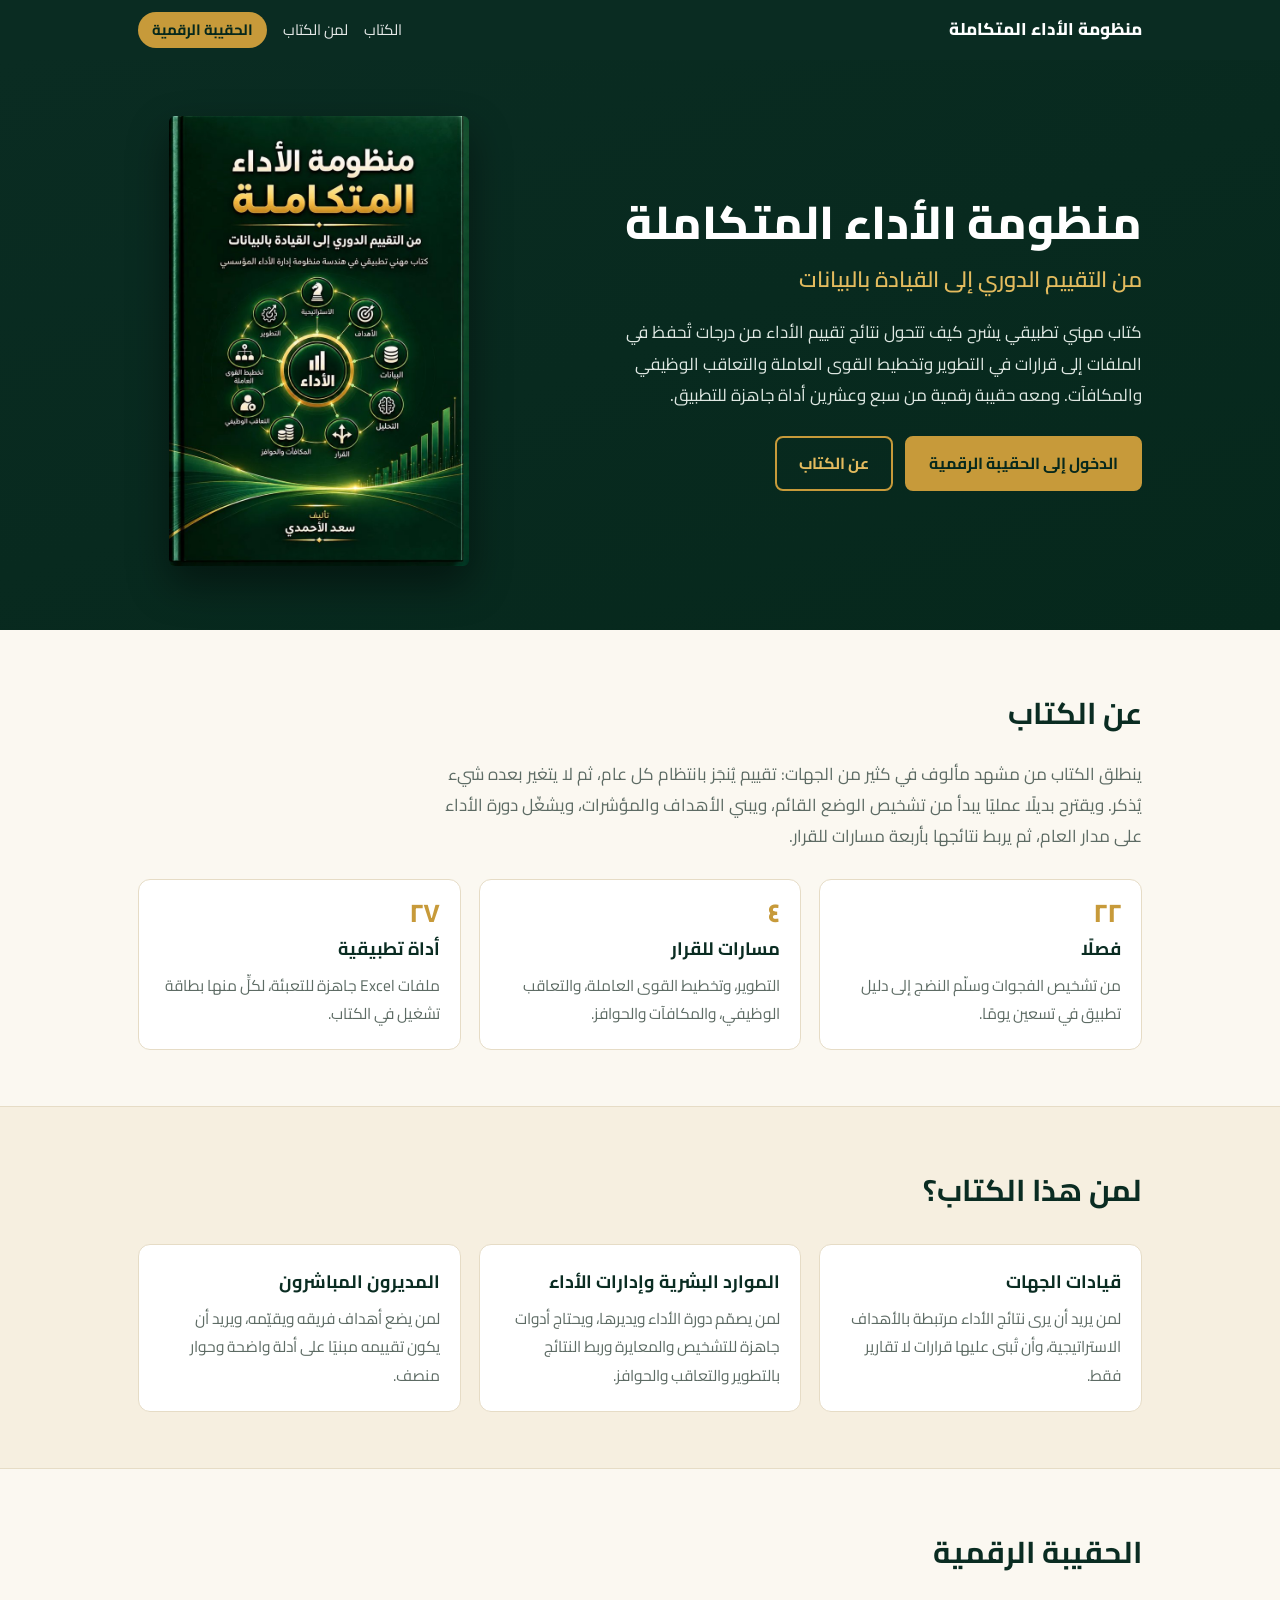
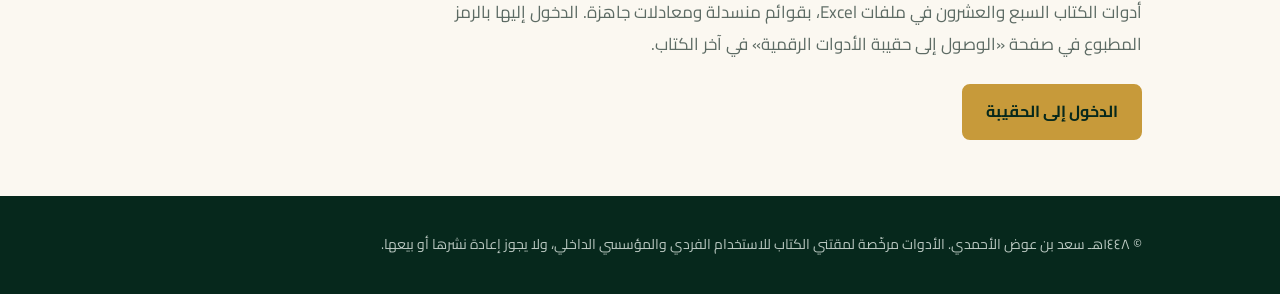
<file: index.html>
<!doctype html>
<html lang="ar" dir="rtl">
<head>
<meta charset="utf-8">
<meta name="viewport" content="width=device-width,initial-scale=1">
<title>منظومة الأداء المتكاملة — سعد الأحمدي</title>
<meta name="description" content="كتاب مهني تطبيقي في بناء منظومة إدارة الأداء وربطها بالقرار، مع حقيبة رقمية من ٢٧ أداة.">
<link rel="preconnect" href="https://fonts.googleapis.com">
<link rel="preconnect" href="https://fonts.gstatic.com" crossorigin>
<link href="https://fonts.googleapis.com/css2?family=Cairo:wght@400;600;700;800&display=swap" rel="stylesheet">
<link rel="stylesheet" href="assets/style.css">
<link rel="icon" href="assets/cover.jpg">
</head>
<body>
<header class="top"><div class="wrap bar">
<a class="brand" href="">منظومة الأداء المتكاملة</a>
<nav><a href="#book">الكتاب</a><a href="#audience">لمن الكتاب</a><a href="toolkit/" class="pill">الحقيبة الرقمية</a></nav>
</div></header>
<section class="hero"><div class="wrap">
<div>
<h1>منظومة الأداء المتكاملة</h1>
<p class="sub">من التقييم الدوري إلى القيادة بالبيانات</p>
<p>كتاب مهني تطبيقي يشرح كيف تتحول نتائج تقييم الأداء من درجات تُحفظ في الملفات إلى قرارات في التطوير وتخطيط القوى العاملة والتعاقب الوظيفي والمكافآت. ومعه حقيبة رقمية من سبع وعشرين أداة جاهزة للتطبيق.</p>
<div class="btns"><a class="btn solid" href="toolkit/">الدخول إلى الحقيبة الرقمية</a><a class="btn ghost" href="#book">عن الكتاب</a></div>
</div>
<img class="cover" src="assets/cover.jpg" alt="غلاف كتاب منظومة الأداء المتكاملة">
</div></section>

<section id="book"><div class="wrap">
<h2>عن الكتاب</h2>
<p class="lead">ينطلق الكتاب من مشهد مألوف في كثير من الجهات: تقييم يُنجَز بانتظام كل عام، ثم لا يتغير بعده شيء يُذكر. ويقترح بديلًا عمليًا يبدأ من تشخيص الوضع القائم، ويبني الأهداف والمؤشرات، ويشغّل دورة الأداء على مدار العام، ثم يربط نتائجها بأربعة مسارات للقرار.</p>
<div class="grid3">
<div class="card"><span class="num">٢٢</span><h3>فصلًا</h3><p>من تشخيص الفجوات وسلّم النضج إلى دليل تطبيق في تسعين يومًا.</p></div>
<div class="card"><span class="num">٤</span><h3>مسارات للقرار</h3><p>التطوير، وتخطيط القوى العاملة، والتعاقب الوظيفي، والمكافآت والحوافز.</p></div>
<div class="card"><span class="num">٢٧</span><h3>أداة تطبيقية</h3><p>ملفات Excel جاهزة للتعبئة، لكلٍّ منها بطاقة تشغيل في الكتاب.</p></div>
</div>
</div></section>

<section class="alt" id="audience">
<div class="wrap">
<h2>لمن هذا الكتاب؟</h2>
<div class="grid3">
<div class="card"><h3>قيادات الجهات</h3><p>لمن يريد أن يرى نتائج الأداء مرتبطة بالأهداف الاستراتيجية، وأن تُبنى عليها قرارات لا تقارير فقط.</p></div>
<div class="card"><h3>الموارد البشرية وإدارات الأداء</h3><p>لمن يصمّم دورة الأداء ويديرها، ويحتاج أدوات جاهزة للتشخيص والمعايرة وربط النتائج بالتطوير والتعاقب والحوافز.</p></div>
<div class="card"><h3>المديرون المباشرون</h3><p>لمن يضع أهداف فريقه ويقيّمه، ويريد أن يكون تقييمه مبنيًا على أدلة واضحة وحوار منصف.</p></div>
</div>
</div>
</section>

<section><div class="wrap">
<h2>الحقيبة الرقمية</h2>
<p class="lead">أدوات الكتاب السبع والعشرون في ملفات Excel، بقوائم منسدلة ومعادلات جاهزة. الدخول إليها بالرمز المطبوع في صفحة «الوصول إلى حقيبة الأدوات الرقمية» في آخر الكتاب.</p>
<div class="btns"><a class="btn solid" href="toolkit/">الدخول إلى الحقيبة</a></div>
</div></section>
<footer class="foot"><div class="wrap">
<p>© ١٤٤٨هـ سعد بن عوض الأحمدي. الأدوات مرخّصة لمقتني الكتاب للاستخدام الفردي والمؤسسي الداخلي، ولا يجوز إعادة نشرها أو بيعها.</p>
</div></footer>
</body></html>
</file>
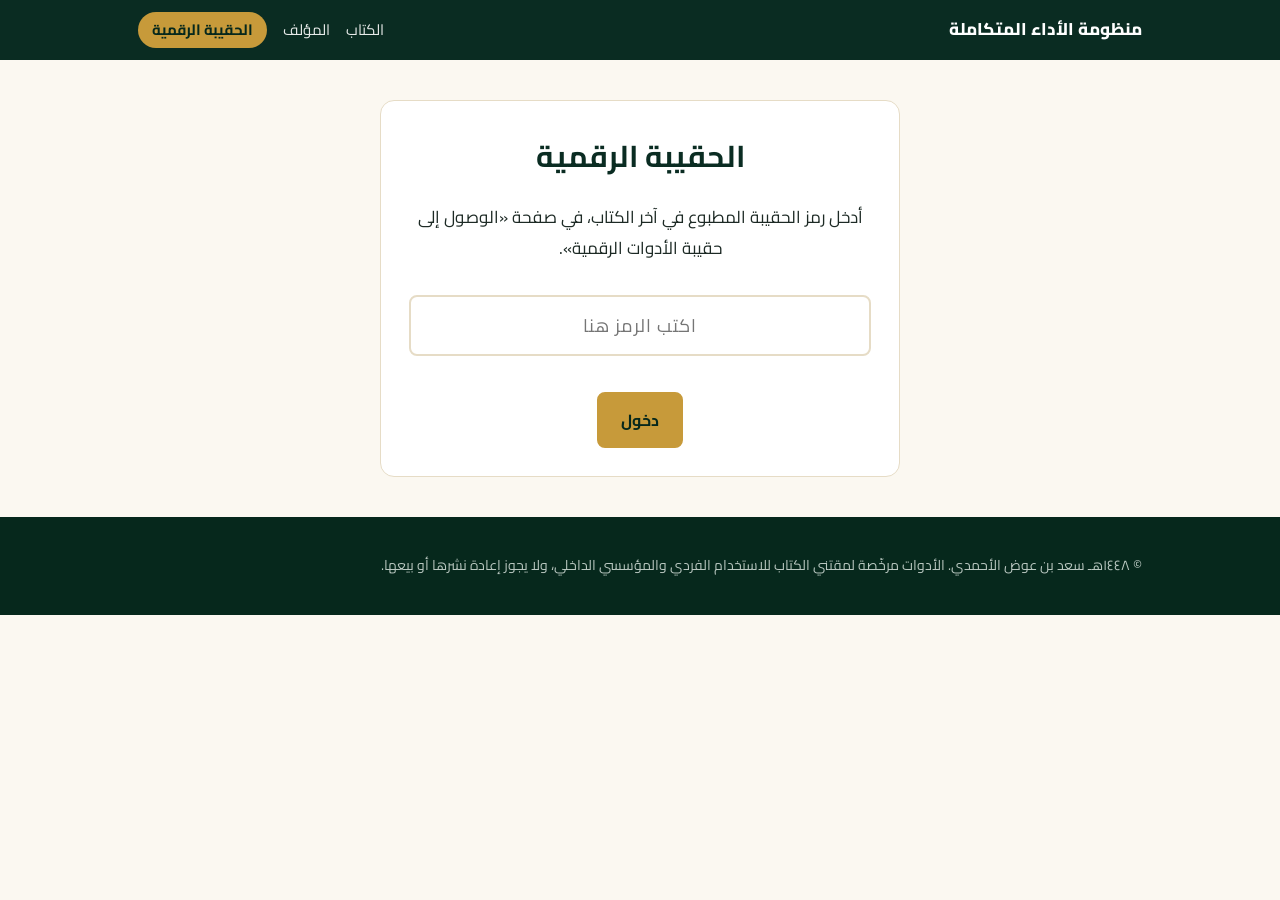
<file: toolkit/index.html>
<!doctype html>
<html lang="ar" dir="rtl">
<head>
<meta charset="utf-8">
<meta name="viewport" content="width=device-width,initial-scale=1">
<title>الحقيبة الرقمية — منظومة الأداء المتكاملة</title>
<meta name="description" content="الأدوات السبع والعشرون لكتاب منظومة الأداء المتكاملة.">
<link rel="preconnect" href="https://fonts.googleapis.com">
<link rel="preconnect" href="https://fonts.gstatic.com" crossorigin>
<link href="https://fonts.googleapis.com/css2?family=Cairo:wght@400;600;700;800&display=swap" rel="stylesheet">
<link rel="stylesheet" href="../assets/style.css">
<link rel="icon" href="../assets/cover.jpg">
</head>
<body>
<header class="top"><div class="wrap bar">
<a class="brand" href="../">منظومة الأداء المتكاملة</a>
<nav><a href="../#book">الكتاب</a><a href="../#author">المؤلف</a><a href="../toolkit/" class="pill">الحقيبة الرقمية</a></nav>
</div></header>
<main><div class="wrap"><div id="gate" class="gate">
<h2>الحقيبة الرقمية</h2>
<p>أدخل رمز الحقيبة المطبوع في آخر الكتاب، في صفحة «الوصول إلى حقيبة الأدوات الرقمية».</p>
<form id="gform" autocomplete="off"><input id="code" placeholder="اكتب الرمز هنا" aria-label="رمز الحقيبة" autocapitalize="characters" autocorrect="off" spellcheck="false" inputmode="text"><div class="err" id="err"></div>
<button class="btn solid" type="submit">دخول</button></form>
</div>
<div id="kit" class="hidden">
<section style="padding-top:34px">
<div class="tools-head"><div><h2>أدوات الكتاب السبع والعشرون</h2>
<p class="lead" style="margin:0">مرتبة بأرقامها في الكتاب. لكل أداة بطاقة تشغيل في آخر حقيبة الأدوات المطبوعة توضّح من يعبّئها والقرار الناتج عنها.</p></div>
<a class="btn solid" href="../assets/tools/toolkit-27-tools.zip" download>تحميل الحقيبة كاملة (ZIP)</a></div>
<div class="filters"><button class="chip on" data-g="all">الكل</button><button class="chip" data-g="DI">التشخيص</button><button class="chip" data-g="GO">تصميم الأهداف والمؤشرات</button><button class="chip" data-g="PC">دورة الأداء والعدالة</button><button class="chip" data-g="DV">التطوير</button><button class="chip" data-g="WF">القوى العاملة</button><button class="chip" data-g="SU">التعاقب والحوافز</button><button class="chip" data-g="GV">الحوكمة والتحوّل والقرار</button><input class="search" id="q" type="search" placeholder="ابحث باسم الأداة أو رمزها"></div><div id="list"><div class="tool" data-g="DI" data-s="التشخيص الذاتي للفجوات السبع DI-01"><div class="no">١<small>DI-01</small></div><div><h3>التشخيص الذاتي للفجوات السبع</h3><p>الفصل الأول · خط أساس رقمي، وأدنى فجوتين أولويةً للتدخل.</p></div><a class="dl" href="../assets/tools/01-DI-01.xlsx" download>تحميل Excel</a></div>
<div class="tool" data-g="DI" data-s="تحديد الموقع على سلّم النضج DI-02"><div class="no">٢<small>DI-02</small></div><div><h3>تحديد الموقع على سلّم النضج</h3><p>الفصل الثاني · المستوى الحالي، والمستوى المستهدف للمرحلة القادمة.</p></div><a class="dl" href="../assets/tools/02-DI-02.xlsx" download>تحميل Excel</a></div>
<div class="tool" data-g="DI" data-s="بطاقة قياس المحاور الخمسة DI-03"><div class="no">٣<small>DI-03</small></div><div><h3>بطاقة قياس المحاور الخمسة</h3><p>الفصل الثالث · درجة تحقق كل محور، وأولويات التحسين في التصميم.</p></div><a class="dl" href="../assets/tools/03-DI-03.xlsx" download>تحميل Excel</a></div>
<div class="tool" data-g="GO" data-s="مصفوفة إسقاط الأهداف GO-01"><div class="no">٤<small>GO-01</small></div><div><h3>مصفوفة إسقاط الأهداف</h3><p>الفصل الخامس · سلسلة أهداف متتبَّعة من الاستراتيجية إلى الفرد.</p></div><a class="dl" href="../assets/tools/04-GO-01.xlsx" download>تحميل Excel</a></div>
<div class="tool" data-g="GO" data-s="بطاقة الهدف الوظيفي GO-02"><div class="no">٥<small>GO-02</small></div><div><h3>بطاقة الهدف الوظيفي</h3><p>الفصل السادس · بطاقة هدف معتمدة قابلة للقياس والتجميع.</p></div><a class="dl" href="../assets/tools/05-GO-02.xlsx" download>تحميل Excel</a></div>
<div class="tool" data-g="GO" data-s="اختبار جودة المؤشر GO-03"><div class="no">٦<small>GO-03</small></div><div><h3>اختبار جودة المؤشر</h3><p>الفصل السابع · اعتماد المؤشر، أو تعديله، أو رفضه.</p></div><a class="dl" href="../assets/tools/06-GO-03.xlsx" download>تحميل Excel</a></div>
<div class="tool" data-g="PC" data-s="ميثاق الأداء PC-01"><div class="no">٧<small>PC-01</small></div><div><h3>ميثاق الأداء</h3><p>الفصل الثامن · اتفاق مكتوب على التوقعات والدعم ووتيرة المتابعة.</p></div><a class="dl" href="../assets/tools/07-PC-01.xlsx" download>تحميل Excel</a></div>
<div class="tool" data-g="PC" data-s="نموذج المعايرة بين المديرين PC-02"><div class="no">٨<small>PC-02</small></div><div><h3>نموذج المعايرة بين المديرين</h3><p>الفصل التاسع · نتائج مُعايَرة، وإجراء لكل نمط شاذ.</p></div><a class="dl" href="../assets/tools/08-PC-02.xlsx" download>تحميل Excel</a></div>
<div class="tool" data-g="GV" data-s="الجاهزية التقنية وحوكمة الذكاء الاصطناعي GV-01"><div class="no">٩<small>GV-01</small></div><div><h3>الجاهزية التقنية وحوكمة الذكاء الاصطناعي</h3><p>الفصل العاشر · قرار تشغيل أو تأجيل لكل طبقة واستخدام.</p></div><a class="dl" href="../assets/tools/09-GV-01.xlsx" download>تحميل Excel</a></div>
<div class="tool" data-g="DV" data-s="شجرة تشخيص فجوة الأداء DV-01"><div class="no">١٠<small>DV-01</small></div><div><h3>شجرة تشخيص فجوة الأداء</h3><p>الفصل الحادي عشر · نوع الفجوة وسببها الموثّق.</p></div><a class="dl" href="../assets/tools/10-DV-01.xlsx" download>تحميل Excel</a></div>
<div class="tool" data-g="DV" data-s="مصفوفة تحويل الفجوة إلى تدخل DV-02"><div class="no">١١<small>DV-02</small></div><div><h3>مصفوفة تحويل الفجوة إلى تدخل</h3><p>الفصل الحادي عشر · تدخل مطابق للسبب، وتدخل خاطئ مستبعد صراحةً.</p></div><a class="dl" href="../assets/tools/11-DV-02.xlsx" download>تحميل Excel</a></div>
<div class="tool" data-g="DV" data-s="ربط الهدف بالمهارة والسلوك ومستوى الإتقان DV-03"><div class="no">١٢<small>DV-03</small></div><div><h3>ربط الهدف بالمهارة والسلوك ومستوى الإتقان</h3><p>الفصل الثاني عشر · فجوة مفكّكة بمهارة مسمّاة ومسافة محددة.</p></div><a class="dl" href="../assets/tools/12-DV-03.xlsx" download>تحميل Excel</a></div>
<div class="tool" data-g="DV" data-s="نموذج الاحتياج التطويري ثنائي المصدر DV-04"><div class="no">١٣<small>DV-04</small></div><div><h3>نموذج الاحتياج التطويري ثنائي المصدر</h3><p>الفصل الثالث عشر · احتياج تطويري معتمد بنوعه.</p></div><a class="dl" href="../assets/tools/13-DV-04.xlsx" download>تحميل Excel</a></div>
<div class="tool" data-g="DV" data-s="بطاقة قياس أثر التدخل التطويري DV-05"><div class="no">١٤<small>DV-05</small></div><div><h3>بطاقة قياس أثر التدخل التطويري</h3><p>الفصل الثالث عشر · حكم على أثر التدخل: تحقق، أو جزئي، أو لم يتحقق.</p></div><a class="dl" href="../assets/tools/14-DV-05.xlsx" download>تحميل Excel</a></div>
<div class="tool" data-g="WF" data-s="نموذج قياس عبء العمل اللحظي WF-01"><div class="no">١٥<small>WF-01</small></div><div><h3>نموذج قياس عبء العمل اللحظي</h3><p>الفصل الرابع عشر · مؤشر عبء لحظي لكل وحدة.</p></div><a class="dl" href="../assets/tools/15-WF-01.xlsx" download>تحميل Excel</a></div>
<div class="tool" data-g="WF" data-s="مصفوفة فجوة القوى العاملة WF-02"><div class="no">١٦<small>WF-02</small></div><div><h3>مصفوفة فجوة القوى العاملة</h3><p>الفصل الرابع عشر · فجوة طاقة مقابل عبء مع سببها المشخَّص.</p></div><a class="dl" href="../assets/tools/16-WF-02.xlsx" download>تحميل Excel</a></div>
<div class="tool" data-g="WF" data-s="شجرة قرار القوى العاملة WF-03"><div class="no">١٧<small>WF-03</small></div><div><h3>شجرة قرار القوى العاملة</h3><p>الفصل الرابع عشر · قرار مطابق للسبب: تطوير، أو إعادة توزيع، أو توظيف، أو إعادة تصميم.</p></div><a class="dl" href="../assets/tools/17-WF-03.xlsx" download>تحميل Excel</a></div>
<div class="tool" data-g="SU" data-s="بطاقة مؤشرات الجاهزية للتعاقب SU-01"><div class="no">١٨<small>SU-01</small></div><div><h3>بطاقة مؤشرات الجاهزية للتعاقب</h3><p>الفصل الخامس عشر · مدخل لنقاش لجنة المواهب: جاهز، أو جاهز بخطة، أو غير مرشح حاليًا.</p></div><a class="dl" href="../assets/tools/18-SU-01.xlsx" download>تحميل Excel</a></div>
<div class="tool" data-g="SU" data-s="نموذج اكتشاف الخبرات القيادية SU-02"><div class="no">١٩<small>SU-02</small></div><div><h3>نموذج اكتشاف الخبرات القيادية</h3><p>الفصل الخامس عشر · خبرة قيادية مهيكلة تغذي المؤشر.</p></div><a class="dl" href="../assets/tools/19-SU-02.xlsx" download>تحميل Excel</a></div>
<div class="tool" data-g="SU" data-s="بطاقة فجوة الجاهزية وخطة تطويرها SU-03"><div class="no">٢٠<small>SU-03</small></div><div><h3>بطاقة فجوة الجاهزية وخطة تطويرها</h3><p>الفصل الخامس عشر · خطة تصنع الجاهزية، وموعد إعادة تقييم.</p></div><a class="dl" href="../assets/tools/20-SU-03.xlsx" download>تحميل Excel</a></div>
<div class="tool" data-g="SU" data-s="نموذج سياق الأداء SU-04"><div class="no">٢١<small>SU-04</small></div><div><h3>نموذج سياق الأداء</h3><p>الفصل السادس عشر · سياق موثّق يُقرأ معه النتيجة.</p></div><a class="dl" href="../assets/tools/21-SU-04.xlsx" download>تحميل Excel</a></div>
<div class="tool" data-g="SU" data-s="النتيجة مقابل ظروف الأداء ودعم قرار الحافز SU-05"><div class="no">٢٢<small>SU-05</small></div><div><h3>النتيجة مقابل ظروف الأداء ودعم قرار الحافز</h3><p>الفصل السادس عشر · حزمة دعم قرار الحافز للمراجعة والمعايرة.</p></div><a class="dl" href="../assets/tools/22-SU-05.xlsx" download>تحميل Excel</a></div>
<div class="tool" data-g="GV" data-s="مصفوفة موظف واحد بيانات متعددة قرارات متعددة GV-06"><div class="no">٢٣<small>GV-06</small></div><div><h3>مصفوفة موظف واحد بيانات متعددة قرارات متعددة</h3><p>الفصل السابع عشر · كشف اتساق القرارات الأربعة أو تعارضها.</p></div><a class="dl" href="../assets/tools/23-GV-06.xlsx" download>تحميل Excel</a></div>
<div class="tool" data-g="GV" data-s="مصفوفة الأدوار والمسؤوليات GV-02"><div class="no">٢٤<small>GV-02</small></div><div><h3>مصفوفة الأدوار والمسؤوليات</h3><p>الفصل الثامن عشر · توزيع «من يقرر ماذا».</p></div><a class="dl" href="../assets/tools/24-GV-02.xlsx" download>تحميل Excel</a></div>
<div class="tool" data-g="GV" data-s="قالب خارطة الطريق GV-03"><div class="no">٢٥<small>GV-03</small></div><div><h3>قالب خارطة الطريق</h3><p>الفصل التاسع عشر · خطة تحول مرحلية بمالكين ومخرجات.</p></div><a class="dl" href="../assets/tools/25-GV-03.xlsx" download>تحميل Excel</a></div>
<div class="tool" data-g="GV" data-s="سجل المخاطر ومؤشرات نجاح المبادرة GV-04"><div class="no">٢٦<small>GV-04</small></div><div><h3>سجل المخاطر ومؤشرات نجاح المبادرة</h3><p>الفصل العشرون · إجراءات معالجة، وقراءة لنجاح المبادرة.</p></div><a class="dl" href="../assets/tools/26-GV-04.xlsx" download>تحميل Excel</a></div>
<div class="tool" data-g="GV" data-s="بطاقة القرار الأول GV-05"><div class="no">٢٧<small>GV-05</small></div><div><h3>بطاقة القرار الأول</h3><p>الفصل الحادي والعشرون · قرار قيادي محدود: إطلاق التشخيص وتحديد الموقع التنظيمي.</p></div><a class="dl" href="../assets/tools/27-GV-05.xlsx" download>تحميل Excel</a></div>
</div>
<p class="note">الملفات تعمل على Excel وعلى Google Sheets وNumbers، والأفضل فتحها على Excel للحفاظ على القوائم المنسدلة. احفظ نسخة جديدة قبل التعبئة، وأبقِ الأصل فارغًا.</p>
</section></div>
</div></main>
<script>
const H="173c934cc9705e9f32639448bc86706e4fb6dc99e696265cc79131beccdad040";
function sha256(m){function r(n,x){return(x>>>n)|(x<<(32-n))}var K=[],H=[],i,j,p=2;for(i=0;i<64;p++){for(j=2;j*j<=p;j++)if(p%j===0)break;if(j*j>p){if(i<8)H[i]=(Math.pow(p,.5)*4294967296)|0;K[i++]=(Math.pow(p,1/3)*4294967296)|0}}
var b=unescape(encodeURIComponent(m)),l=b.length*8,w=[];b+="\x80";while(b.length%64-56)b+="\x00";for(i=0;i<b.length;i++)w[i>>2]|=b.charCodeAt(i)<<((3-i%4)*8);w[w.length]=(l/4294967296)|0;w[w.length]=l;
for(j=0;j<w.length;j+=16){var a=H.slice(0),W=w.slice(j,j+16);for(i=0;i<64;i++){if(i>15){var x=W[i-15],y=W[i-2];W[i]=(W[i-16]+(r(7,x)^r(18,x)^(x>>>3))+W[i-7]+(r(17,y)^r(19,y)^(y>>>10)))|0}
var t1=(a[7]+(r(6,a[4])^r(11,a[4])^r(25,a[4]))+((a[4]&a[5])^(~a[4]&a[6]))+K[i]+W[i])|0,t2=((r(2,a[0])^r(13,a[0])^r(22,a[0]))+((a[0]&a[1])^(a[0]&a[2])^(a[1]&a[2])))|0;a=[(t1+t2)|0].concat(a);a[4]=(a[4]+t1)|0;a.pop()}
for(i=0;i<8;i++)H[i]=(H[i]+a[i])|0}var o="";for(i=0;i<8;i++)o+=("00000000"+(H[i]>>>0).toString(16)).slice(-8);return o}
function norm(v){v=(v||"").replace(/[\u0660-\u0669]/g,function(c){return String(c.charCodeAt(0)-0x660)}).replace(/[\u06F0-\u06F9]/g,function(c){return String(c.charCodeAt(0)-0x6F0)});
v=v.toUpperCase().replace(/[\s\u200e\u200f]+/g,"").replace(/[\u2010-\u2015\u2212\u0640_]/g,"-");v=v.replace(/^([A-Z]+)(\d+)$/,"$1-$2");return v}
function openKit(){document.getElementById("gate").classList.add("hidden");document.getElementById("kit").classList.remove("hidden");window.scrollTo(0,0)}
try{if(localStorage.getItem("pms-kit")===H)openKit()}catch(e){}
function tryCode(e){if(e)e.preventDefault();var err=document.getElementById("err");
 try{var v=norm(document.getElementById("code").value);
  if(sha256(v)===H){try{localStorage.setItem("pms-kit",H)}catch(x){}openKit()}
  else err.textContent="الرمز غير صحيح. اكتبه كما هو مطبوع في آخر الكتاب، بالأحرف الإنجليزية مع الشرطة.";}
 catch(x){err.textContent="حدث خطأ في المتصفح، حدّث الصفحة وحاول مرة أخرى."}
 return false}
document.getElementById("gform").addEventListener("submit",tryCode);
let g="all";const q=document.getElementById("q");
function filt(){const s=q.value.trim();document.querySelectorAll(".tool").forEach(t=>{const ok=(g==="all"||t.dataset.g===g)&&(!s||t.dataset.s.includes(s)||t.dataset.s.toLowerCase().includes(s.toLowerCase()));t.style.display=ok?"":"none"})}
document.querySelectorAll(".chip").forEach(c=>c.addEventListener("click",()=>{document.querySelectorAll(".chip").forEach(x=>x.classList.remove("on"));c.classList.add("on");g=c.dataset.g;filt()}));
q.addEventListener("input",filt);
</script>
<footer class="foot"><div class="wrap">
<p>© ١٤٤٨هـ سعد بن عوض الأحمدي. الأدوات مرخّصة لمقتني الكتاب للاستخدام الفردي والمؤسسي الداخلي، ولا يجوز إعادة نشرها أو بيعها.</p>
</div></footer>
</body></html>
</file>
<file: assets/style.css>
:root{--ink:#0a2c22;--ink2:#06281c;--gold:#c79a3a;--gold2:#e3bb5e;--cream:#f6efe0;--paper:#fbf8f1;--line:#e6dcc6;--muted:#5d6b64}
*{box-sizing:border-box}html{scroll-behavior:smooth}
body{margin:0;font-family:Cairo,"Segoe UI",Tahoma,sans-serif;background:var(--paper);color:#1d2a25;line-height:1.85;font-size:17px}
a{color:inherit}
.wrap{max-width:1040px;margin:0 auto;padding:0 18px}
.top{background:var(--ink);color:#fff;position:sticky;top:0;z-index:5}
.bar{display:flex;align-items:center;justify-content:space-between;gap:12px;min-height:60px;flex-wrap:wrap}
.brand{font-weight:800;text-decoration:none;font-size:17px}
nav{display:flex;gap:16px;align-items:center;font-size:15px}
nav a{text-decoration:none;opacity:.9}
.pill{background:var(--gold);color:var(--ink2)!important;padding:4px 14px;border-radius:999px;font-weight:700;opacity:1!important}
.hero{background:linear-gradient(160deg,var(--ink) 0%,var(--ink2) 100%);color:#fff;padding:56px 0 64px}
.hero .wrap{display:grid;grid-template-columns:1.25fr .75fr;gap:40px;align-items:center}
.hero h1{font-size:clamp(30px,5vw,46px);line-height:1.35;margin:0 0 6px;font-weight:800}
.hero .sub{color:var(--gold2);font-size:clamp(18px,2.6vw,22px);font-weight:600;margin:0 0 18px}
.hero p{color:#dfe8e3;max-width:560px}
.cover{width:100%;max-width:300px;justify-self:center;border-radius:6px;box-shadow:0 18px 40px rgba(0,0,0,.45)}
.btns{display:flex;gap:12px;flex-wrap:wrap;margin-top:24px}
.btn{display:inline-block;padding:11px 22px;border-radius:8px;font-weight:700;text-decoration:none;border:2px solid var(--gold);font-size:16px;cursor:pointer;font-family:inherit}
.btn.solid{background:var(--gold);color:var(--ink2)}
.btn.ghost{color:var(--gold2);background:transparent}
section{padding:56px 0}
h2{font-size:clamp(24px,3.4vw,30px);color:var(--ink);margin:0 0 14px}
.lead{color:var(--muted);max-width:720px}
.grid3{display:grid;grid-template-columns:repeat(3,1fr);gap:18px;margin-top:26px}
.card{background:#fff;border:1px solid var(--line);border-radius:12px;padding:20px}
.card h3{margin:0 0 6px;font-size:18px;color:var(--ink)}
.card p{margin:0;color:var(--muted);font-size:15.5px}
.num{display:inline-block;color:var(--gold);font-weight:800;font-size:26px;line-height:1}
.alt{background:var(--cream);border-top:1px solid var(--line);border-bottom:1px solid var(--line)}
.author{display:grid;grid-template-columns:1fr;gap:10px;max-width:780px}
.foot{background:var(--ink2);color:#b9c7c0;font-size:14px;padding:22px 0}
.gate{max-width:520px;margin:40px auto;background:#fff;border:1px solid var(--line);border-radius:14px;padding:28px;text-align:center}
.gate input{width:100%;padding:12px 14px;font-size:18px;border:2px solid var(--line);border-radius:8px;text-align:center;font-family:inherit;letter-spacing:1px;margin:14px 0 10px;direction:ltr}
.gate input:focus{outline:none;border-color:var(--gold)}
.err{color:#a3312a;min-height:26px;font-size:15px}
.hidden{display:none!important}
.tools-head{display:flex;justify-content:space-between;align-items:flex-end;gap:16px;flex-wrap:wrap;margin-bottom:10px}
.filters{display:flex;gap:8px;flex-wrap:wrap;margin:18px 0 24px}
.chip{border:1px solid var(--line);background:#fff;border-radius:999px;padding:5px 14px;font-family:inherit;font-size:14.5px;cursor:pointer;color:var(--ink)}
.chip.on{background:var(--ink);color:#fff;border-color:var(--ink)}
.search{flex:1;min-width:220px;max-width:340px;padding:9px 12px;border:1px solid var(--line);border-radius:8px;font-family:inherit;font-size:15px}
.tool{display:grid;grid-template-columns:64px 1fr auto;gap:14px;align-items:center;background:#fff;border:1px solid var(--line);border-radius:12px;padding:14px 16px;margin-bottom:10px}
.tool .no{font-weight:800;color:var(--gold);font-size:22px;text-align:center;line-height:1.1}
.tool .no small{display:block;font-size:11.5px;color:var(--muted);font-weight:600;direction:ltr}
.tool h3{margin:0;font-size:17px;color:var(--ink)}
.tool p{margin:2px 0 0;font-size:14.5px;color:var(--muted)}
.dl{background:var(--ink);color:#fff;text-decoration:none;border-radius:8px;padding:8px 14px;font-size:14.5px;font-weight:700;white-space:nowrap}
.dl:hover{background:var(--ink2)}
.note{font-size:14.5px;color:var(--muted);background:var(--cream);border-right:4px solid var(--gold);padding:12px 16px;border-radius:6px;margin:18px 0}
@media (max-width:760px){
 .hero .wrap{grid-template-columns:1fr}.cover{max-width:220px;order:-1}
 .grid3{grid-template-columns:1fr}
 .tool{grid-template-columns:48px 1fr}.tool .dl{grid-column:1/-1;text-align:center}
 nav a:not(.pill){display:none}
}
</file>
